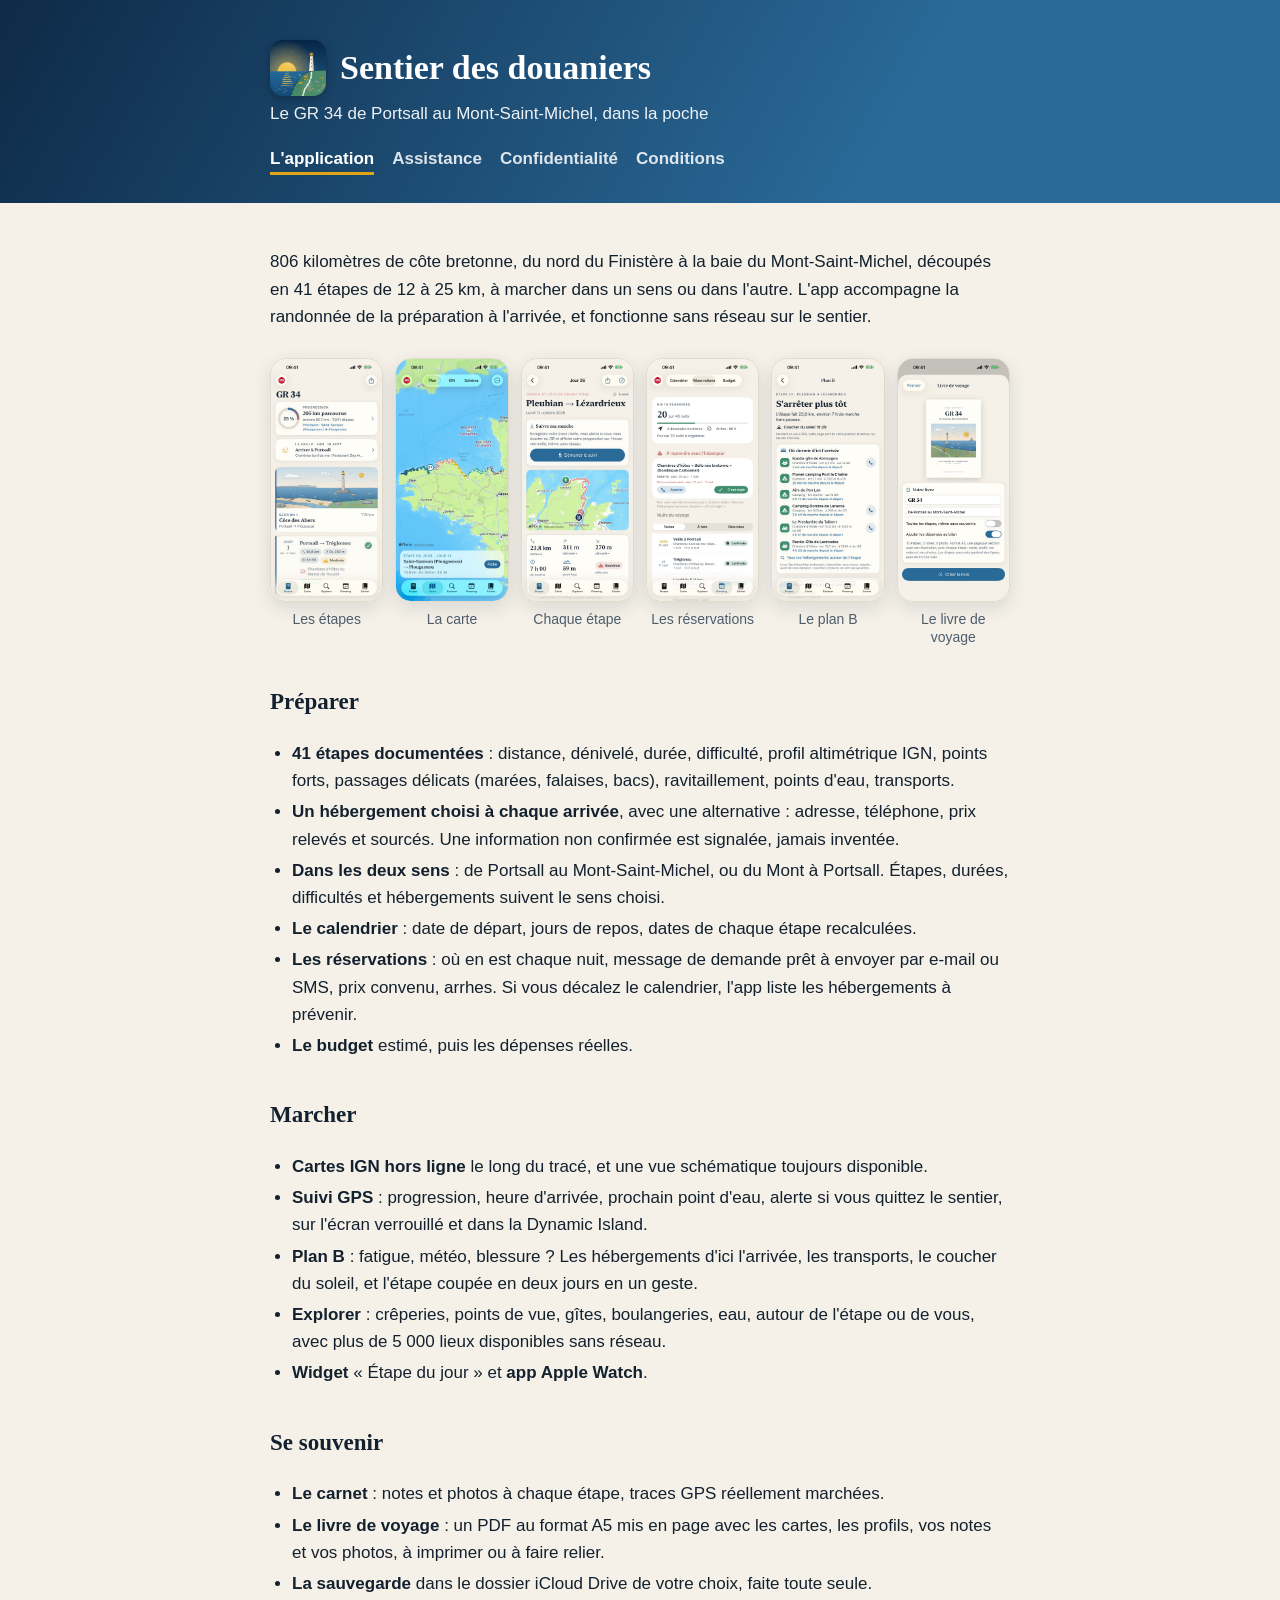
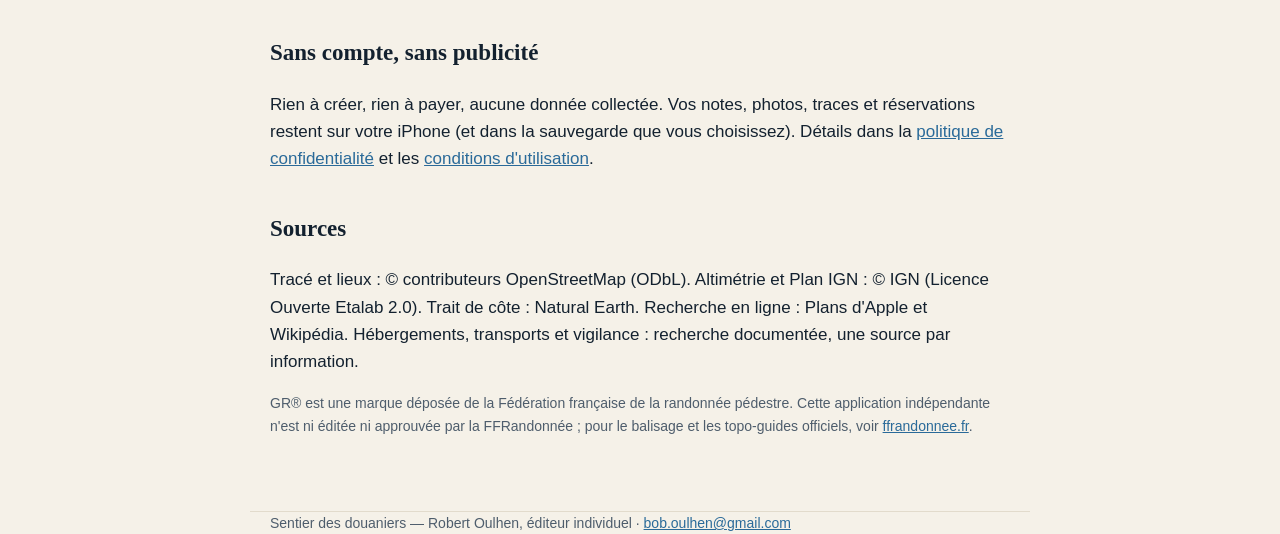
<file: index.html>
<!doctype html>
<html lang="fr">
<head>
<meta charset="utf-8">
<meta name="viewport" content="width=device-width, initial-scale=1">
<title>Sentier des douaniers — le GR 34 de Portsall au Mont-Saint-Michel</title>
<meta name="description" content="L'app iPhone pour préparer et marcher le GR 34 de Portsall au Mont-Saint-Michel : 41 étapes, cartes IGN hors ligne, suivi GPS, hébergements, réservations, plan B, carnet et livre de voyage.">
<link rel="icon" href="images/icone.png">
<link rel="apple-touch-icon" href="images/icone.png">
<link rel="stylesheet" href="style.css">
</head>
<body>
<header class="bandeau">
  <div class="dedans">
    <h1><img class="icone" src="images/icone.png" alt="" width="56" height="56">Sentier des douaniers</h1>
    <p class="accroche">Le GR 34 de Portsall au Mont-Saint-Michel, dans la poche</p>
    <nav>
      <a href="index.html" aria-current="page">L'application</a>
      <a href="assistance.html">Assistance</a>
      <a href="confidentialite.html">Confidentialité</a>
      <a href="conditions.html">Conditions</a>
    </nav>
  </div>
</header>
<main class="dedans">
  <p>806 kilomètres de côte bretonne, du nord du Finistère à la baie du Mont-Saint-Michel, découpés en
  41 étapes de 12 à 25 km, à marcher dans un sens ou dans l'autre. L'app accompagne la randonnée de la
  préparation à l'arrivée, et fonctionne sans réseau sur le sentier.</p>

  <div class="galerie">
    <figure><img src="images/01-etapes.jpg" alt="Les 41 étapes, section par section" loading="lazy"><figcaption>Les étapes</figcaption></figure>
    <figure><img src="images/02-carte.jpg" alt="Le GR 34 entier sur la carte" loading="lazy"><figcaption>La carte</figcaption></figure>
    <figure><img src="images/03-etape.jpg" alt="Fiche d'une étape" loading="lazy"><figcaption>Chaque étape</figcaption></figure>
    <figure><img src="images/04-reservations.jpg" alt="Suivi des réservations" loading="lazy"><figcaption>Les réservations</figcaption></figure>
    <figure><img src="images/05-plan-b.jpg" alt="Plan B : où dormir plus tôt" loading="lazy"><figcaption>Le plan B</figcaption></figure>
    <figure><img src="images/06-livre.jpg" alt="Le livre de voyage" loading="lazy"><figcaption>Le livre de voyage</figcaption></figure>
  </div>

  <h2>Préparer</h2>
  <ul>
    <li><strong>41 étapes documentées</strong> : distance, dénivelé, durée, difficulté, profil altimétrique IGN,
    points forts, passages délicats (marées, falaises, bacs), ravitaillement, points d'eau, transports.</li>
    <li><strong>Un hébergement choisi à chaque arrivée</strong>, avec une alternative : adresse, téléphone, prix
    relevés et sourcés. Une information non confirmée est signalée, jamais inventée.</li>
    <li><strong>Dans les deux sens</strong> : de Portsall au Mont-Saint-Michel, ou du Mont à Portsall. Étapes, durées,
    difficultés et hébergements suivent le sens choisi.</li>
    <li><strong>Le calendrier</strong> : date de départ, jours de repos, dates de chaque étape recalculées.</li>
    <li><strong>Les réservations</strong> : où en est chaque nuit, message de demande prêt à envoyer par e-mail ou
    SMS, prix convenu, arrhes. Si vous décalez le calendrier, l'app liste les hébergements à prévenir.</li>
    <li><strong>Le budget</strong> estimé, puis les dépenses réelles.</li>
  </ul>

  <h2>Marcher</h2>
  <ul>
    <li><strong>Cartes IGN hors ligne</strong> le long du tracé, et une vue schématique toujours disponible.</li>
    <li><strong>Suivi GPS</strong> : progression, heure d'arrivée, prochain point d'eau, alerte si vous quittez le
    sentier, sur l'écran verrouillé et dans la Dynamic Island.</li>
    <li><strong>Plan B</strong> : fatigue, météo, blessure ? Les hébergements d'ici l'arrivée, les transports, le coucher
    du soleil, et l'étape coupée en deux jours en un geste.</li>
    <li><strong>Explorer</strong> : crêperies, points de vue, gîtes, boulangeries, eau, autour de l'étape ou de vous,
    avec plus de 5 000 lieux disponibles sans réseau.</li>
    <li><strong>Widget</strong> « Étape du jour » et <strong>app Apple Watch</strong>.</li>
  </ul>

  <h2>Se souvenir</h2>
  <ul>
    <li><strong>Le carnet</strong> : notes et photos à chaque étape, traces GPS réellement marchées.</li>
    <li><strong>Le livre de voyage</strong> : un PDF au format A5 mis en page avec les cartes, les profils, vos notes
    et vos photos, à imprimer ou à faire relier.</li>
    <li><strong>La sauvegarde</strong> dans le dossier iCloud Drive de votre choix, faite toute seule.</li>
  </ul>

  <h2>Sans compte, sans publicité</h2>
  <p>Rien à créer, rien à payer, aucune donnée collectée. Vos notes, photos, traces et réservations restent sur
  votre iPhone (et dans la sauvegarde que vous choisissez). Détails dans la
  <a href="confidentialite.html">politique de confidentialité</a> et les
  <a href="conditions.html">conditions d'utilisation</a>.</p>

  <h2>Sources</h2>
  <p>Tracé et lieux : © contributeurs OpenStreetMap (ODbL). Altimétrie et Plan IGN : © IGN (Licence Ouverte
  Etalab 2.0). Trait de côte : Natural Earth. Recherche en ligne : Plans d'Apple et Wikipédia. Hébergements,
  transports et vigilance : recherche documentée, une source par information.</p>
  <p class="date">GR® est une marque déposée de la Fédération française de la randonnée pédestre. Cette application
  indépendante n'est ni éditée ni approuvée par la FFRandonnée ; pour le balisage et les topo-guides officiels,
  voir <a href="https://www.ffrandonnee.fr">ffrandonnee.fr</a>.</p>
</main>
<footer class="dedans">Sentier des douaniers — Robert Oulhen, éditeur individuel · <a href="mailto:bob.oulhen@gmail.com">bob.oulhen@gmail.com</a></footer>
</body>
</html>
</file>
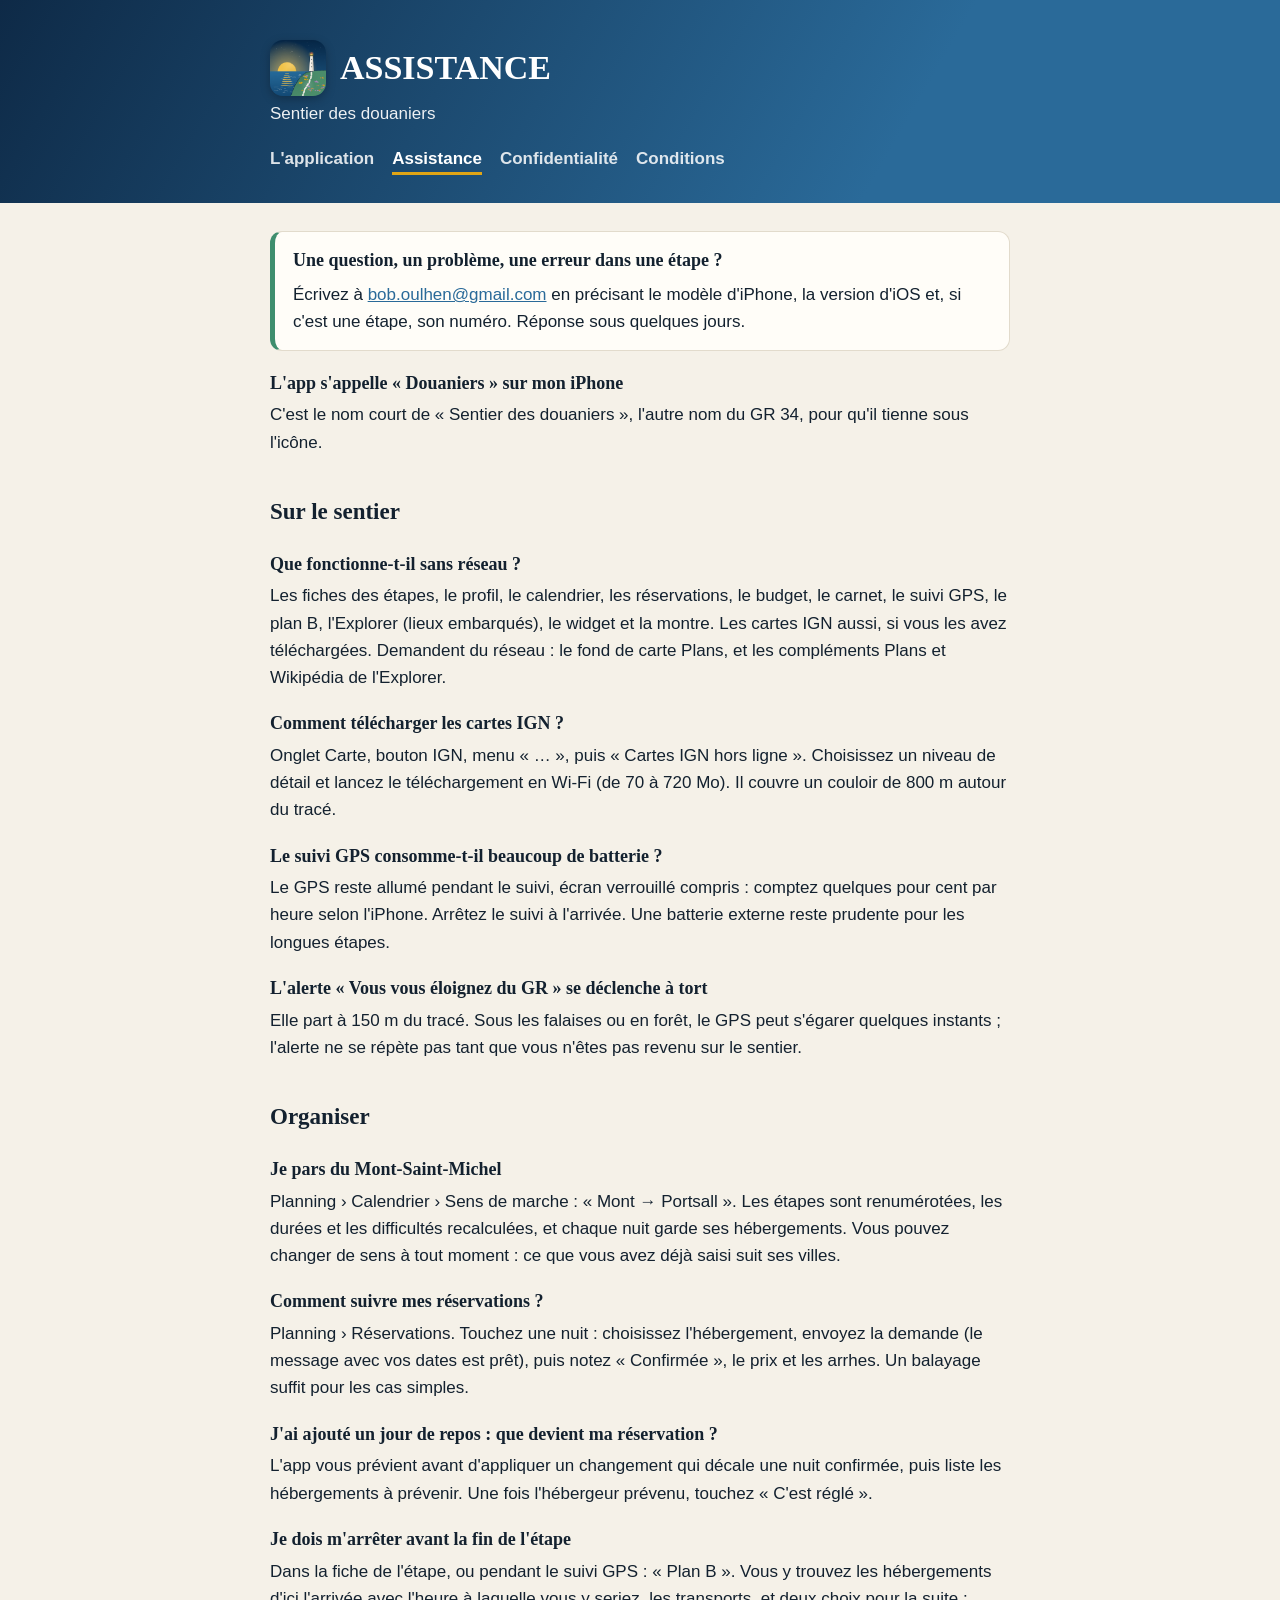
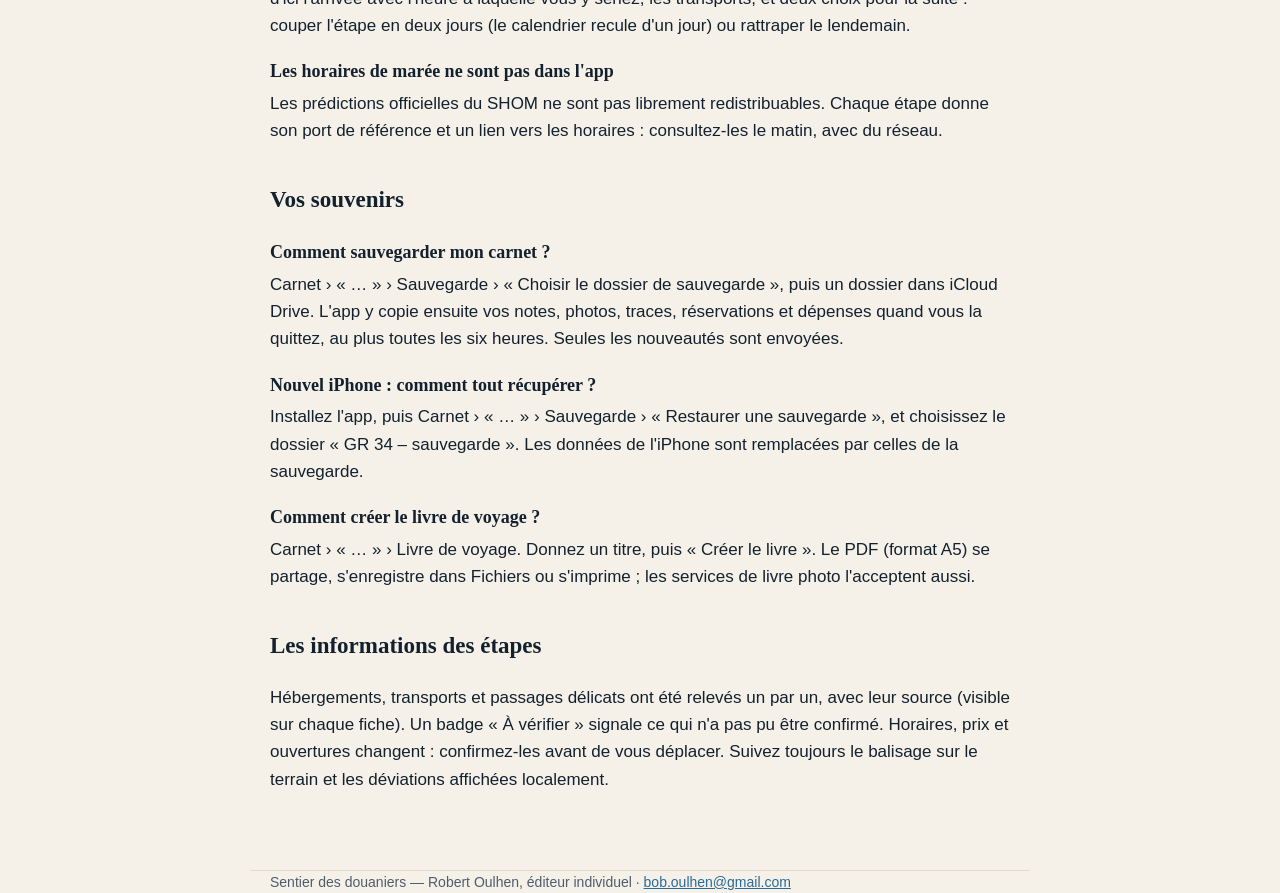
<file: assistance.html>
<!doctype html>
<html lang="fr">
<head>
<meta charset="utf-8">
<meta name="viewport" content="width=device-width, initial-scale=1">
<title>Assistance — Sentier des douaniers</title>
<meta name="description" content="Aide de l'app Sentier des douaniers : hors ligne, cartes IGN, suivi GPS, réservations, plan B, sauvegarde, livre de voyage.">
<link rel="icon" href="images/icone.png">
<link rel="apple-touch-icon" href="images/icone.png">
<link rel="stylesheet" href="style.css">
</head>
<body>
<header class="bandeau">
  <div class="dedans">
    <h1><img class="icone" src="images/icone.png" alt="" width="56" height="56">ASSISTANCE</h1>
    <p class="accroche">Sentier des douaniers</p>
    <nav>
      <a href="index.html">L'application</a>
      <a href="assistance.html" aria-current="page">Assistance</a>
      <a href="confidentialite.html">Confidentialité</a>
      <a href="conditions.html">Conditions</a>
    </nav>
  </div>
</header>
<main class="dedans">
  <div class="encadre">
    <h3>Une question, un problème, une erreur dans une étape ?</h3>
    <p>Écrivez à <a href="mailto:bob.oulhen@gmail.com">bob.oulhen@gmail.com</a> en précisant le modèle d'iPhone,
    la version d'iOS et, si c'est une étape, son numéro. Réponse sous quelques jours.</p>
  </div>

  <h3>L'app s'appelle « Douaniers » sur mon iPhone</h3>
  <p>C'est le nom court de « Sentier des douaniers », l'autre nom du GR 34, pour qu'il tienne sous l'icône.</p>

  <h2>Sur le sentier</h2>
  <h3>Que fonctionne-t-il sans réseau ?</h3>
  <p>Les fiches des étapes, le profil, le calendrier, les réservations, le budget, le carnet, le suivi GPS, le plan B,
  l'Explorer (lieux embarqués), le widget et la montre. Les cartes IGN aussi, si vous les avez téléchargées.
  Demandent du réseau : le fond de carte Plans, et les compléments Plans et Wikipédia de l'Explorer.</p>

  <h3>Comment télécharger les cartes IGN ?</h3>
  <p>Onglet Carte, bouton IGN, menu « … », puis « Cartes IGN hors ligne ». Choisissez un niveau de détail et
  lancez le téléchargement en Wi-Fi (de 70 à 720 Mo). Il couvre un couloir de 800 m autour du tracé.</p>

  <h3>Le suivi GPS consomme-t-il beaucoup de batterie ?</h3>
  <p>Le GPS reste allumé pendant le suivi, écran verrouillé compris : comptez quelques pour cent par heure selon
  l'iPhone. Arrêtez le suivi à l'arrivée. Une batterie externe reste prudente pour les longues étapes.</p>

  <h3>L'alerte « Vous vous éloignez du GR » se déclenche à tort</h3>
  <p>Elle part à 150 m du tracé. Sous les falaises ou en forêt, le GPS peut s'égarer quelques instants ; l'alerte
  ne se répète pas tant que vous n'êtes pas revenu sur le sentier.</p>

  <h2>Organiser</h2>
  <h3>Je pars du Mont-Saint-Michel</h3>
  <p>Planning › Calendrier › Sens de marche : « Mont → Portsall ». Les étapes sont renumérotées, les durées et les
  difficultés recalculées, et chaque nuit garde ses hébergements. Vous pouvez changer de sens à tout moment : ce que
  vous avez déjà saisi suit ses villes.</p>

  <h3>Comment suivre mes réservations ?</h3>
  <p>Planning › Réservations. Touchez une nuit : choisissez l'hébergement, envoyez la demande (le message avec
  vos dates est prêt), puis notez « Confirmée », le prix et les arrhes. Un balayage suffit pour les cas simples.</p>

  <h3>J'ai ajouté un jour de repos : que devient ma réservation ?</h3>
  <p>L'app vous prévient avant d'appliquer un changement qui décale une nuit confirmée, puis liste les
  hébergements à prévenir. Une fois l'hébergeur prévenu, touchez « C'est réglé ».</p>

  <h3>Je dois m'arrêter avant la fin de l'étape</h3>
  <p>Dans la fiche de l'étape, ou pendant le suivi GPS : « Plan B ». Vous y trouvez les hébergements d'ici
  l'arrivée avec l'heure à laquelle vous y seriez, les transports, et deux choix pour la suite : couper l'étape
  en deux jours (le calendrier recule d'un jour) ou rattraper le lendemain.</p>

  <h3>Les horaires de marée ne sont pas dans l'app</h3>
  <p>Les prédictions officielles du SHOM ne sont pas librement redistribuables. Chaque étape donne son port de
  référence et un lien vers les horaires : consultez-les le matin, avec du réseau.</p>

  <h2>Vos souvenirs</h2>
  <h3>Comment sauvegarder mon carnet ?</h3>
  <p>Carnet › « … » › Sauvegarde › « Choisir le dossier de sauvegarde », puis un dossier dans iCloud Drive. L'app
  y copie ensuite vos notes, photos, traces, réservations et dépenses quand vous la quittez, au plus toutes les
  six heures. Seules les nouveautés sont envoyées.</p>

  <h3>Nouvel iPhone : comment tout récupérer ?</h3>
  <p>Installez l'app, puis Carnet › « … » › Sauvegarde › « Restaurer une sauvegarde », et choisissez le dossier
  « GR 34 – sauvegarde ». Les données de l'iPhone sont remplacées par celles de la sauvegarde.</p>

  <h3>Comment créer le livre de voyage ?</h3>
  <p>Carnet › « … » › Livre de voyage. Donnez un titre, puis « Créer le livre ». Le PDF (format A5) se partage,
  s'enregistre dans Fichiers ou s'imprime ; les services de livre photo l'acceptent aussi.</p>

  <h2>Les informations des étapes</h2>
  <p>Hébergements, transports et passages délicats ont été relevés un par un, avec leur source (visible sur
  chaque fiche). Un badge « À vérifier » signale ce qui n'a pas pu être confirmé. Horaires, prix et ouvertures
  changent : confirmez-les avant de vous déplacer. Suivez toujours le balisage sur le terrain et les
  déviations affichées localement.</p>
</main>
<footer class="dedans">Sentier des douaniers — Robert Oulhen, éditeur individuel · <a href="mailto:bob.oulhen@gmail.com">bob.oulhen@gmail.com</a></footer>
</body>
</html>
</file>
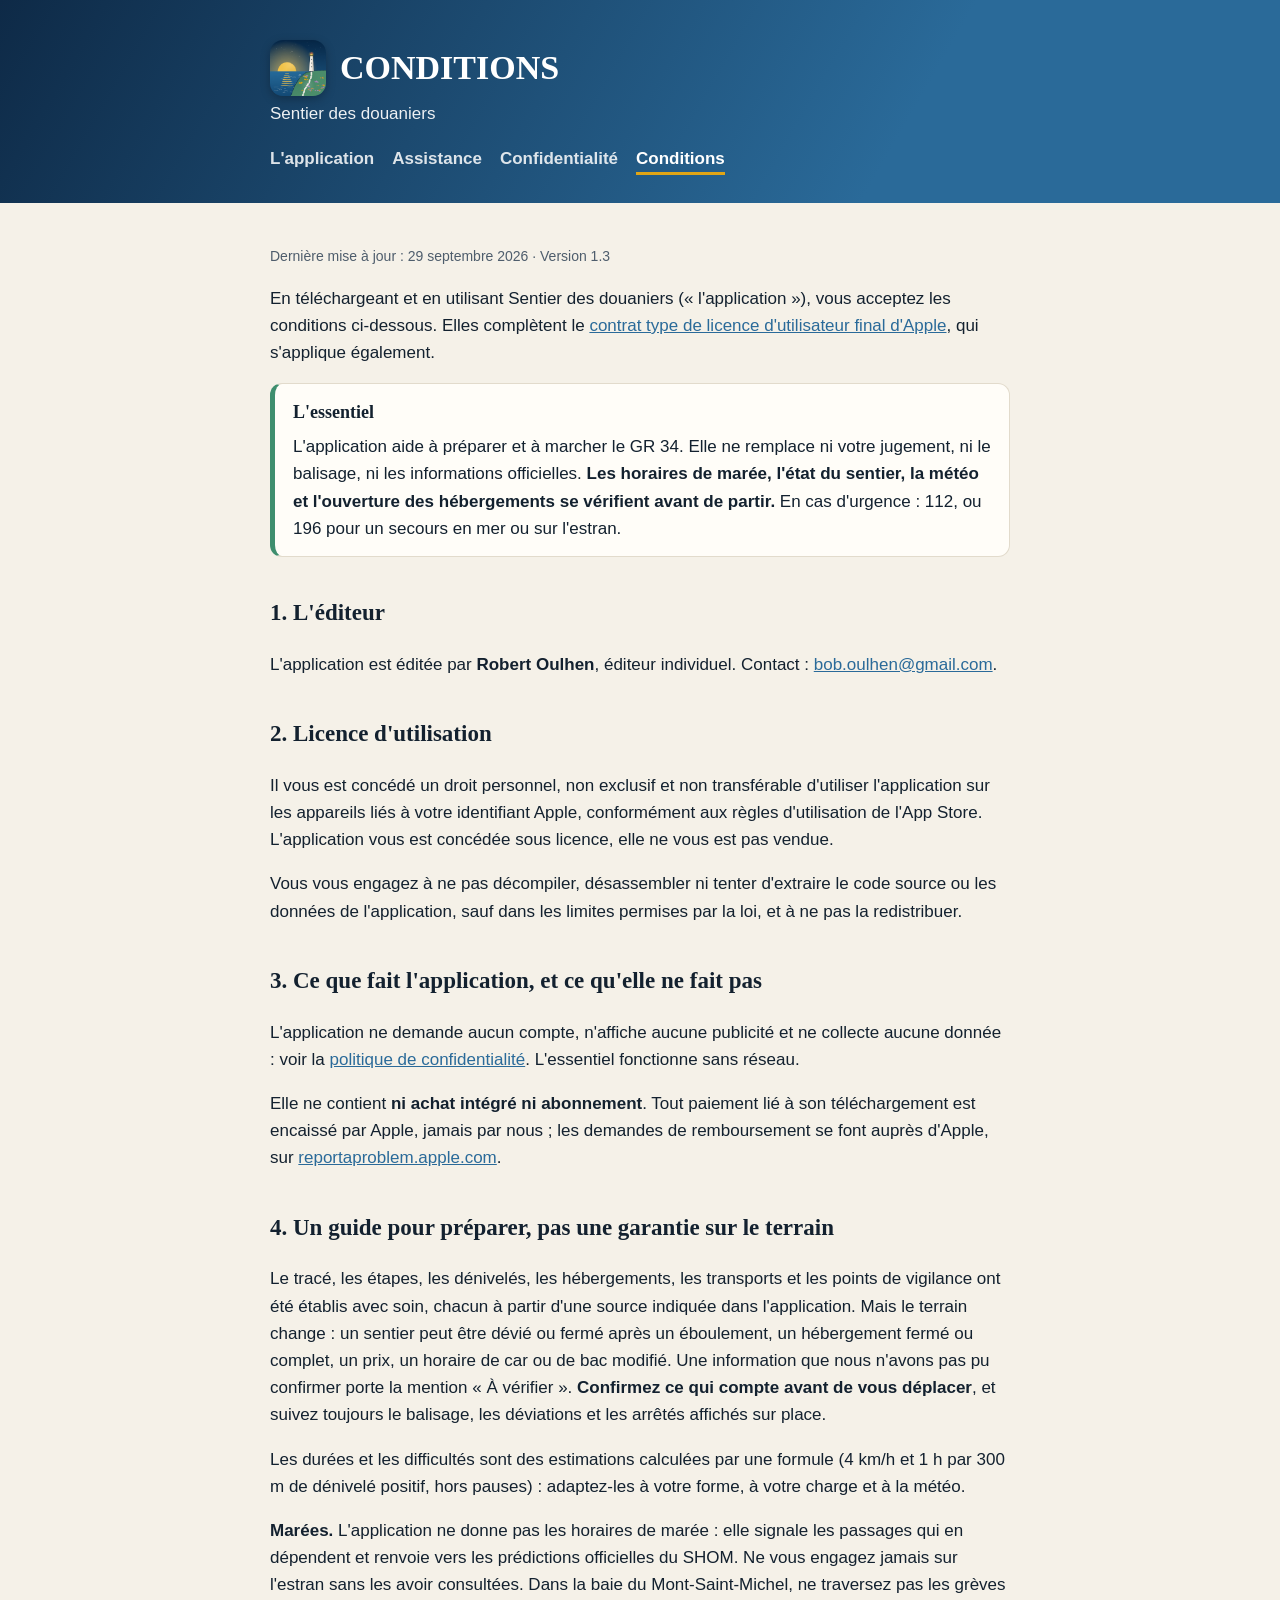
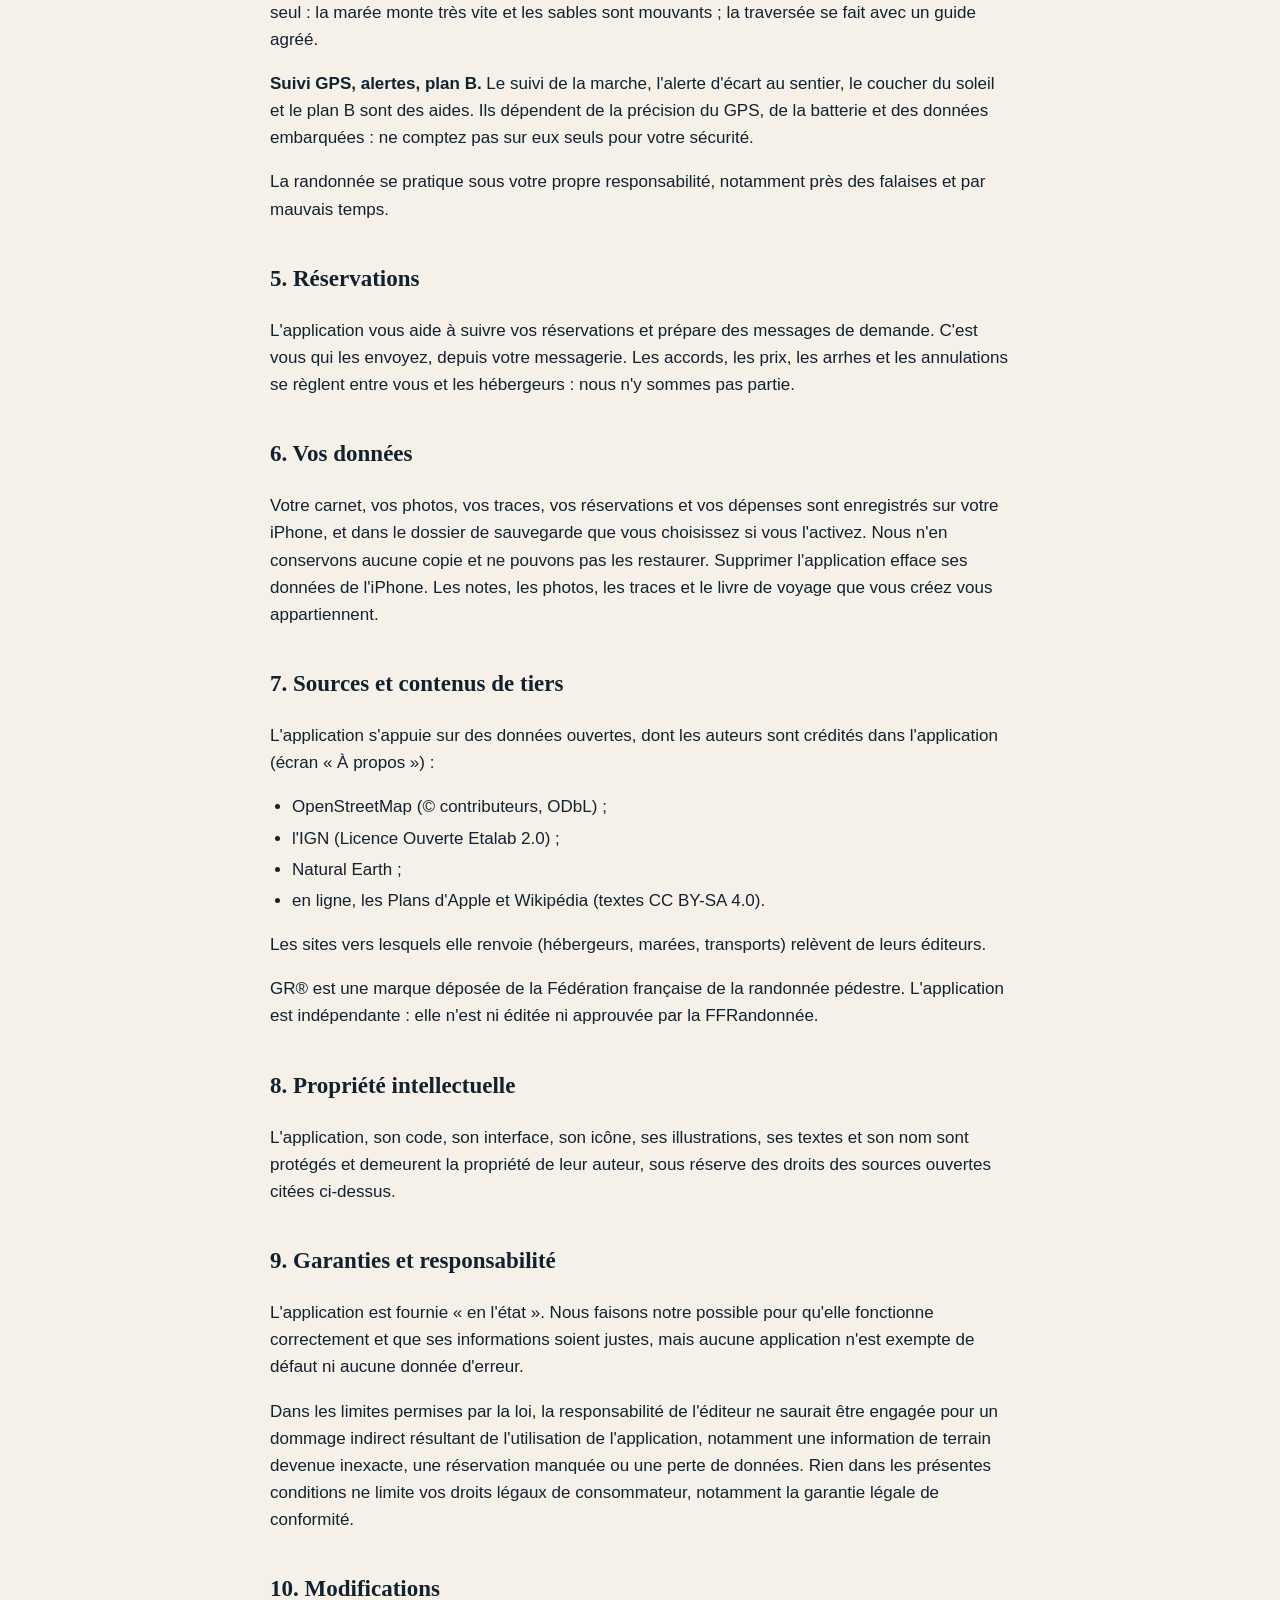
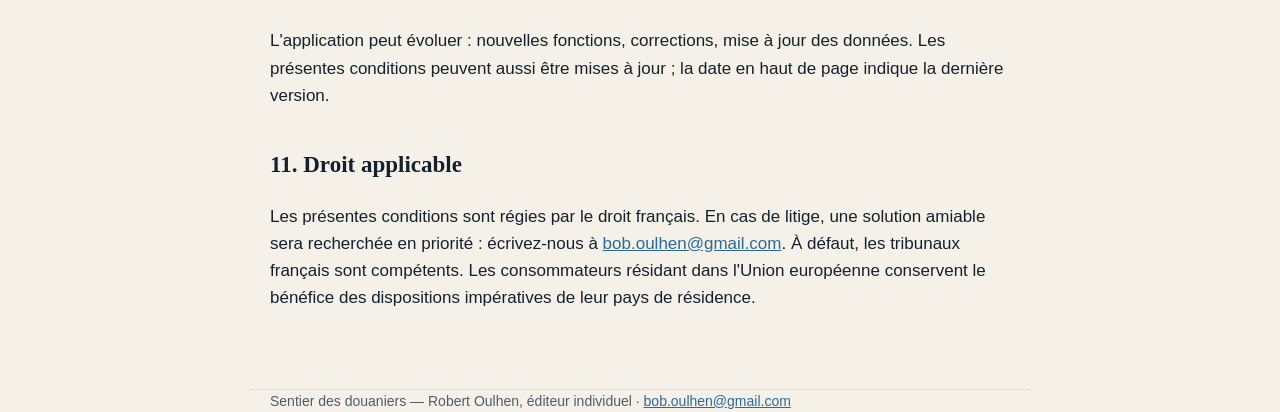
<file: conditions.html>
<!doctype html>
<html lang="fr">
<head>
<meta charset="utf-8">
<meta name="viewport" content="width=device-width, initial-scale=1">
<title>Conditions d'utilisation — Sentier des douaniers</title>
<meta name="description" content="Conditions d'utilisation de l'app Sentier des douaniers : licence, sécurité sur le sentier, données, sources, responsabilité.">
<link rel="icon" href="images/icone.png">
<link rel="apple-touch-icon" href="images/icone.png">
<link rel="stylesheet" href="style.css">
</head>
<body>
<header class="bandeau">
  <div class="dedans">
    <h1><img class="icone" src="images/icone.png" alt="" width="56" height="56">CONDITIONS</h1>
    <p class="accroche">Sentier des douaniers</p>
    <nav>
      <a href="index.html">L'application</a>
      <a href="assistance.html">Assistance</a>
      <a href="confidentialite.html">Confidentialité</a>
      <a href="conditions.html" aria-current="page">Conditions</a>
    </nav>
  </div>
</header>
<main class="dedans">
  <p class="date">Dernière mise à jour : 29 septembre 2026 · Version 1.3</p>

  <p>En téléchargeant et en utilisant Sentier des douaniers (« l'application »), vous acceptez les conditions
  ci-dessous. Elles complètent le
  <a href="https://www.apple.com/legal/internet-services/itunes/dev/stdeula/">contrat type de licence d'utilisateur
  final d'Apple</a>, qui s'applique également.</p>

  <div class="encadre">
    <h3>L'essentiel</h3>
    <p>L'application aide à préparer et à marcher le GR 34. Elle ne remplace ni votre jugement, ni le balisage, ni les
    informations officielles. <strong>Les horaires de marée, l'état du sentier, la météo et l'ouverture des hébergements
    se vérifient avant de partir.</strong> En cas d'urgence : 112, ou 196 pour un secours en mer ou sur l'estran.</p>
  </div>

  <h2>1. L'éditeur</h2>
  <p>L'application est éditée par <strong>Robert Oulhen</strong>, éditeur individuel.
  Contact : <a href="mailto:bob.oulhen@gmail.com">bob.oulhen@gmail.com</a>.</p>

  <h2>2. Licence d'utilisation</h2>
  <p>Il vous est concédé un droit personnel, non exclusif et non transférable d'utiliser l'application sur les appareils
  liés à votre identifiant Apple, conformément aux règles d'utilisation de l'App Store. L'application vous est concédée
  sous licence, elle ne vous est pas vendue.</p>
  <p>Vous vous engagez à ne pas décompiler, désassembler ni tenter d'extraire le code source ou les données de
  l'application, sauf dans les limites permises par la loi, et à ne pas la redistribuer.</p>

  <h2>3. Ce que fait l'application, et ce qu'elle ne fait pas</h2>
  <p>L'application ne demande aucun compte, n'affiche aucune publicité et ne collecte aucune donnée : voir la
  <a href="confidentialite.html">politique de confidentialité</a>. L'essentiel fonctionne sans réseau.</p>
  <p>Elle ne contient <strong>ni achat intégré ni abonnement</strong>. Tout paiement lié à son téléchargement est
  encaissé par Apple, jamais par nous ; les demandes de remboursement se font auprès d'Apple, sur
  <a href="https://reportaproblem.apple.com">reportaproblem.apple.com</a>.</p>

  <h2>4. Un guide pour préparer, pas une garantie sur le terrain</h2>
  <p>Le tracé, les étapes, les dénivelés, les hébergements, les transports et les points de vigilance ont été établis
  avec soin, chacun à partir d'une source indiquée dans l'application. Mais le terrain change : un sentier peut être
  dévié ou fermé après un éboulement, un hébergement fermé ou complet, un prix, un horaire de car ou de bac modifié.
  Une information que nous n'avons pas pu confirmer porte la mention « À vérifier ». <strong>Confirmez ce qui compte
  avant de vous déplacer</strong>, et suivez toujours le balisage, les déviations et les arrêtés affichés sur place.</p>
  <p>Les durées et les difficultés sont des estimations calculées par une formule (4 km/h et 1 h par 300 m de
  dénivelé positif, hors pauses) : adaptez-les à votre forme, à votre charge et à la météo.</p>
  <p><strong>Marées.</strong> L'application ne donne pas les horaires de marée : elle signale les passages qui en
  dépendent et renvoie vers les prédictions officielles du SHOM. Ne vous engagez jamais sur l'estran sans les avoir
  consultées. Dans la baie du Mont-Saint-Michel, ne traversez pas les grèves seul : la marée monte très vite et les sables
  sont mouvants ; la traversée se fait avec un guide agréé.</p>
  <p><strong>Suivi GPS, alertes, plan B.</strong> Le suivi de la marche, l'alerte d'écart au sentier, le coucher du soleil
  et le plan B sont des aides. Ils dépendent de la précision du GPS, de la batterie et des données embarquées : ne comptez
  pas sur eux seuls pour votre sécurité.</p>
  <p>La randonnée se pratique sous votre propre responsabilité, notamment près des falaises et par mauvais temps.</p>

  <h2>5. Réservations</h2>
  <p>L'application vous aide à suivre vos réservations et prépare des messages de demande. C'est vous qui les envoyez,
  depuis votre messagerie. Les accords, les prix, les arrhes et les annulations se règlent entre vous et les hébergeurs :
  nous n'y sommes pas partie.</p>

  <h2>6. Vos données</h2>
  <p>Votre carnet, vos photos, vos traces, vos réservations et vos dépenses sont enregistrés sur votre iPhone, et dans le
  dossier de sauvegarde que vous choisissez si vous l'activez. Nous n'en conservons aucune copie et ne pouvons pas les
  restaurer. Supprimer l'application efface ses données de l'iPhone. Les notes, les photos, les traces et le livre de
  voyage que vous créez vous appartiennent.</p>

  <h2>7. Sources et contenus de tiers</h2>
  <p>L'application s'appuie sur des données ouvertes, dont les auteurs sont crédités dans l'application (écran
  « À propos ») :</p>
  <ul>
    <li>OpenStreetMap (© contributeurs, ODbL) ;</li>
    <li>l'IGN (Licence Ouverte Etalab 2.0) ;</li>
    <li>Natural Earth ;</li>
    <li>en ligne, les Plans d'Apple et Wikipédia (textes CC BY-SA 4.0).</li>
  </ul>
  <p>Les sites vers lesquels elle renvoie (hébergeurs, marées, transports) relèvent de leurs éditeurs.</p>
  <p>GR® est une marque déposée de la Fédération française de la randonnée pédestre. L'application est indépendante :
  elle n'est ni éditée ni approuvée par la FFRandonnée.</p>

  <h2>8. Propriété intellectuelle</h2>
  <p>L'application, son code, son interface, son icône, ses illustrations, ses textes et son nom sont protégés et demeurent
  la propriété de leur auteur, sous réserve des droits des sources ouvertes citées ci-dessus.</p>

  <h2>9. Garanties et responsabilité</h2>
  <p>L'application est fournie « en l'état ». Nous faisons notre possible pour qu'elle fonctionne correctement et que ses
  informations soient justes, mais aucune application n'est exempte de défaut ni aucune donnée d'erreur.</p>
  <p>Dans les limites permises par la loi, la responsabilité de l'éditeur ne saurait être engagée pour un dommage
  indirect résultant de l'utilisation de l'application, notamment une information de terrain devenue inexacte, une
  réservation manquée ou une perte de données. Rien dans les présentes conditions ne limite vos droits légaux de
  consommateur, notamment la garantie légale de conformité.</p>

  <h2>10. Modifications</h2>
  <p>L'application peut évoluer : nouvelles fonctions, corrections, mise à jour des données. Les présentes conditions
  peuvent aussi être mises à jour ; la date en haut de page indique la dernière version.</p>

  <h2>11. Droit applicable</h2>
  <p>Les présentes conditions sont régies par le droit français. En cas de litige, une solution amiable sera recherchée
  en priorité : écrivez-nous à <a href="mailto:bob.oulhen@gmail.com">bob.oulhen@gmail.com</a>. À défaut, les tribunaux
  français sont compétents. Les consommateurs résidant dans l'Union européenne conservent le bénéfice des dispositions
  impératives de leur pays de résidence.</p>
</main>
<footer class="dedans">Sentier des douaniers — Robert Oulhen, éditeur individuel · <a href="mailto:bob.oulhen@gmail.com">bob.oulhen@gmail.com</a></footer>
</body>
</html>
</file>
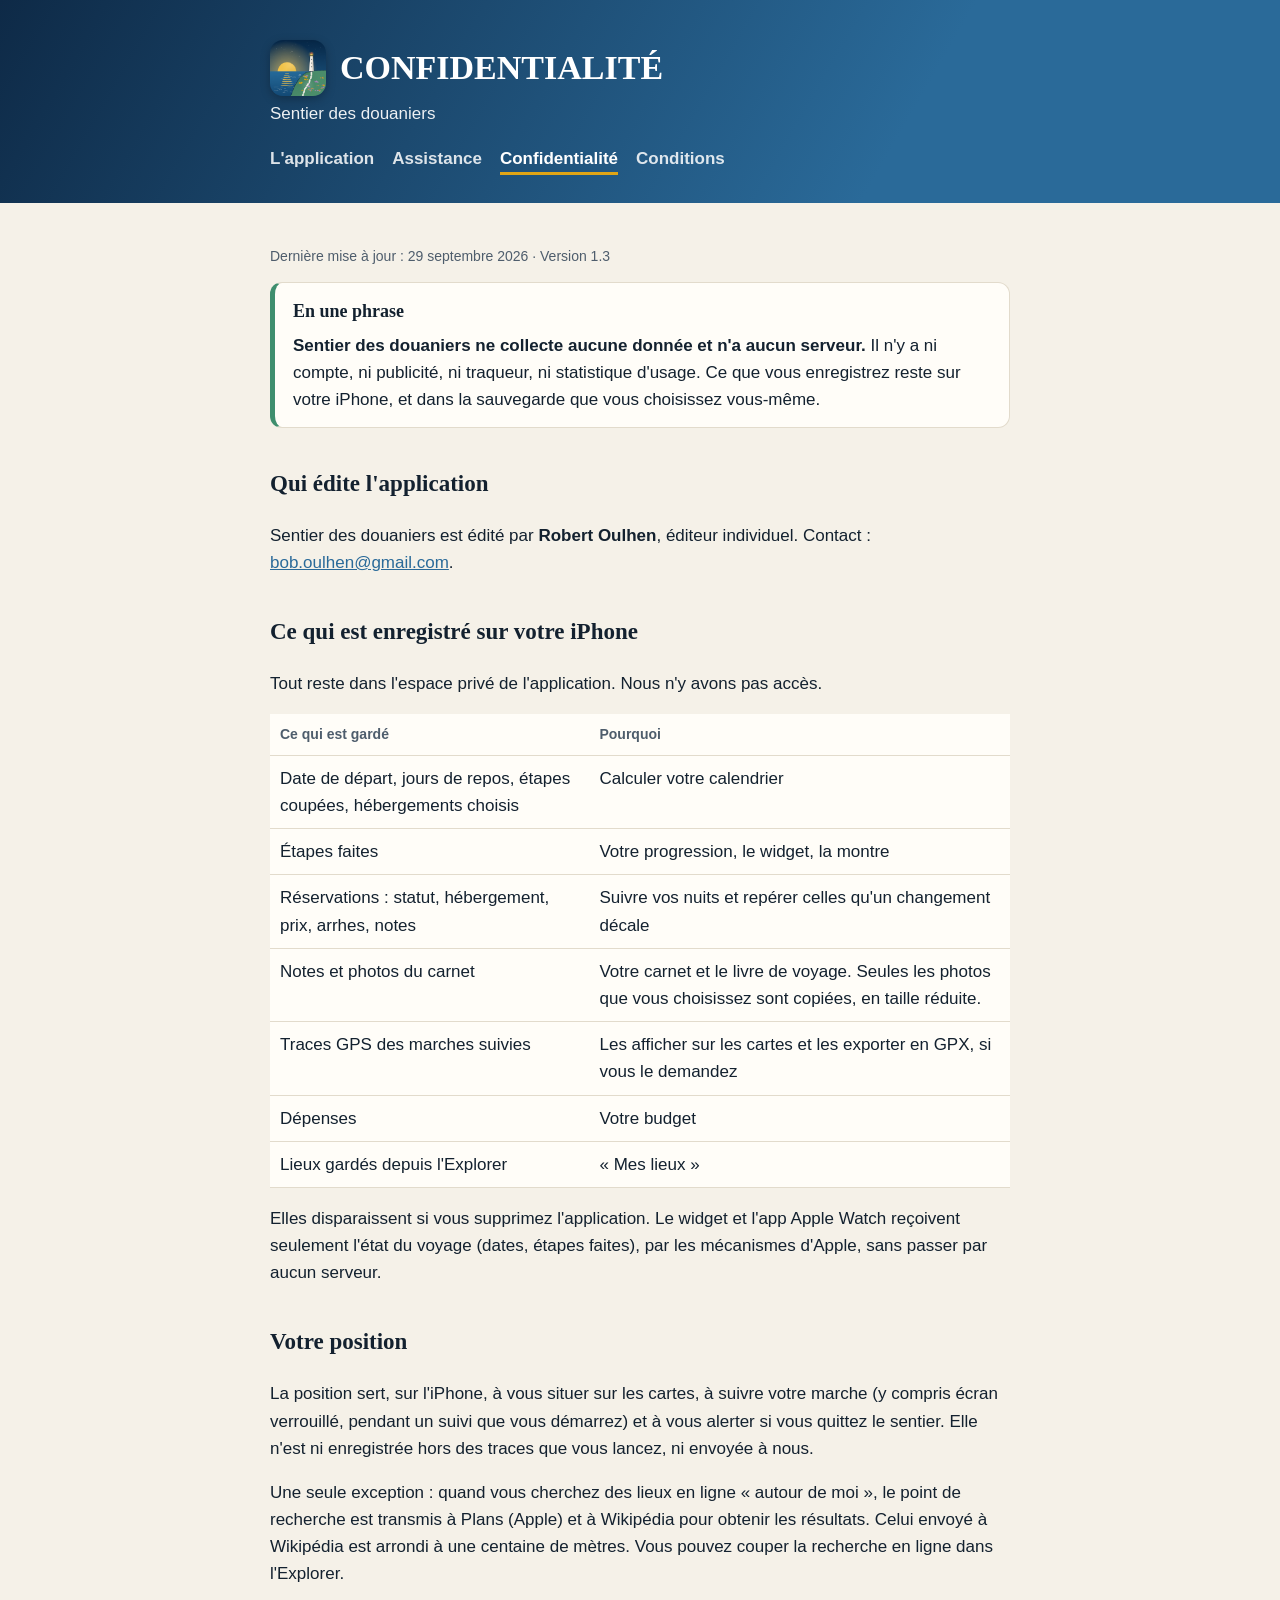
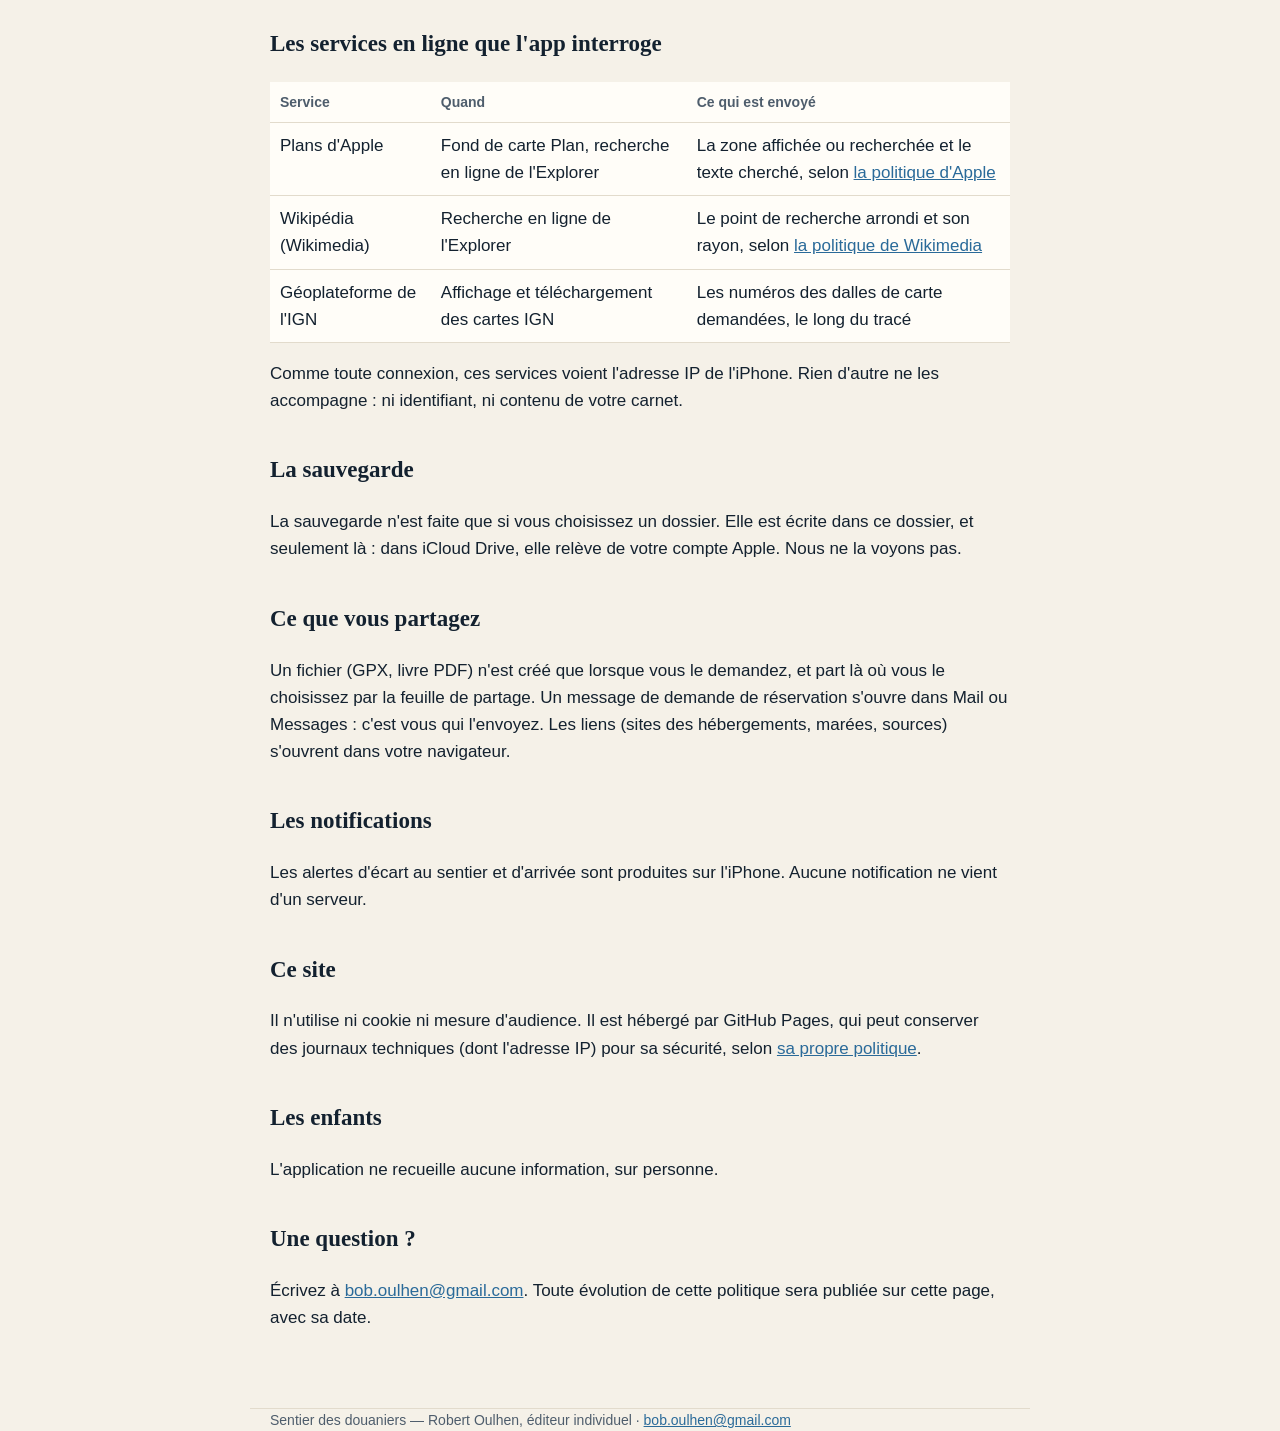
<file: confidentialite.html>
<!doctype html>
<html lang="fr">
<head>
<meta charset="utf-8">
<meta name="viewport" content="width=device-width, initial-scale=1">
<title>Confidentialité — Sentier des douaniers</title>
<meta name="description" content="Sentier des douaniers ne collecte aucune donnée : vos notes, photos, traces GPS et réservations restent sur votre iPhone. Politique de confidentialité complète.">
<link rel="icon" href="images/icone.png">
<link rel="apple-touch-icon" href="images/icone.png">
<link rel="stylesheet" href="style.css">
</head>
<body>
<header class="bandeau">
  <div class="dedans">
    <h1><img class="icone" src="images/icone.png" alt="" width="56" height="56">CONFIDENTIALITÉ</h1>
    <p class="accroche">Sentier des douaniers</p>
    <nav>
      <a href="index.html">L'application</a>
      <a href="assistance.html">Assistance</a>
      <a href="confidentialite.html" aria-current="page">Confidentialité</a>
      <a href="conditions.html">Conditions</a>
    </nav>
  </div>
</header>
<main class="dedans">
  <p class="date">Dernière mise à jour : 29 septembre 2026 · Version 1.3</p>

  <div class="encadre">
    <h3>En une phrase</h3>
    <p><strong>Sentier des douaniers ne collecte aucune donnée et n'a aucun serveur.</strong> Il n'y a ni compte, ni publicité,
    ni traqueur, ni statistique d'usage. Ce que vous enregistrez reste sur votre iPhone, et dans la sauvegarde
    que vous choisissez vous-même.</p>
  </div>

  <h2>Qui édite l'application</h2>
  <p>Sentier des douaniers est édité par <strong>Robert Oulhen</strong>, éditeur individuel.
  Contact : <a href="mailto:bob.oulhen@gmail.com">bob.oulhen@gmail.com</a>.</p>

  <h2>Ce qui est enregistré sur votre iPhone</h2>
  <p>Tout reste dans l'espace privé de l'application. Nous n'y avons pas accès.</p>
  <table>
    <tr><th>Ce qui est gardé</th><th>Pourquoi</th></tr>
    <tr><td>Date de départ, jours de repos, étapes coupées, hébergements choisis</td><td>Calculer votre calendrier</td></tr>
    <tr><td>Étapes faites</td><td>Votre progression, le widget, la montre</td></tr>
    <tr><td>Réservations : statut, hébergement, prix, arrhes, notes</td><td>Suivre vos nuits et repérer celles qu'un changement décale</td></tr>
    <tr><td>Notes et photos du carnet</td><td>Votre carnet et le livre de voyage. Seules les photos que vous choisissez sont copiées, en taille réduite.</td></tr>
    <tr><td>Traces GPS des marches suivies</td><td>Les afficher sur les cartes et les exporter en GPX, si vous le demandez</td></tr>
    <tr><td>Dépenses</td><td>Votre budget</td></tr>
    <tr><td>Lieux gardés depuis l'Explorer</td><td>« Mes lieux »</td></tr>
  </table>
  <p>Elles disparaissent si vous supprimez l'application. Le widget et l'app Apple Watch reçoivent seulement
  l'état du voyage (dates, étapes faites), par les mécanismes d'Apple, sans passer par aucun serveur.</p>

  <h2>Votre position</h2>
  <p>La position sert, sur l'iPhone, à vous situer sur les cartes, à suivre votre marche (y compris écran
  verrouillé, pendant un suivi que vous démarrez) et à vous alerter si vous quittez le sentier. Elle n'est ni
  enregistrée hors des traces que vous lancez, ni envoyée à nous.</p>
  <p>Une seule exception : quand vous cherchez des lieux en ligne « autour de moi », le point de recherche est
  transmis à Plans (Apple) et à Wikipédia pour obtenir les résultats. Celui envoyé à Wikipédia est arrondi à
  une centaine de mètres. Vous pouvez couper la recherche en ligne dans l'Explorer.</p>

  <h2>Les services en ligne que l'app interroge</h2>
  <table>
    <tr><th>Service</th><th>Quand</th><th>Ce qui est envoyé</th></tr>
    <tr><td>Plans d'Apple</td><td>Fond de carte Plan, recherche en ligne de l'Explorer</td><td>La zone affichée ou
    recherchée et le texte cherché, selon <a href="https://www.apple.com/fr/legal/privacy/">la politique d'Apple</a></td></tr>
    <tr><td>Wikipédia (Wikimedia)</td><td>Recherche en ligne de l'Explorer</td><td>Le point de recherche arrondi et son rayon,
    selon <a href="https://foundation.wikimedia.org/wiki/Policy:Privacy_policy/fr">la politique de Wikimedia</a></td></tr>
    <tr><td>Géoplateforme de l'IGN</td><td>Affichage et téléchargement des cartes IGN</td><td>Les numéros des dalles de carte
    demandées, le long du tracé</td></tr>
  </table>
  <p>Comme toute connexion, ces services voient l'adresse IP de l'iPhone. Rien d'autre ne les accompagne :
  ni identifiant, ni contenu de votre carnet.</p>

  <h2>La sauvegarde</h2>
  <p>La sauvegarde n'est faite que si vous choisissez un dossier. Elle est écrite dans ce dossier, et seulement
  là : dans iCloud Drive, elle relève de votre compte Apple. Nous ne la voyons pas.</p>

  <h2>Ce que vous partagez</h2>
  <p>Un fichier (GPX, livre PDF) n'est créé que lorsque vous le demandez, et part là où vous le choisissez par la
  feuille de partage. Un message de demande de réservation s'ouvre dans Mail ou Messages : c'est vous qui
  l'envoyez. Les liens (sites des hébergements, marées, sources) s'ouvrent dans votre navigateur.</p>

  <h2>Les notifications</h2>
  <p>Les alertes d'écart au sentier et d'arrivée sont produites sur l'iPhone. Aucune notification ne vient d'un serveur.</p>

  <h2>Ce site</h2>
  <p>Il n'utilise ni cookie ni mesure d'audience. Il est hébergé par GitHub Pages, qui peut conserver des journaux
  techniques (dont l'adresse IP) pour sa sécurité, selon
  <a href="https://docs.github.com/fr/site-policy/privacy-policies/github-general-privacy-statement">sa propre politique</a>.</p>

  <h2>Les enfants</h2>
  <p>L'application ne recueille aucune information, sur personne.</p>

  <h2>Une question ?</h2>
  <p>Écrivez à <a href="mailto:bob.oulhen@gmail.com">bob.oulhen@gmail.com</a>. Toute évolution de cette
  politique sera publiée sur cette page, avec sa date.</p>
</main>
<footer class="dedans">Sentier des douaniers — Robert Oulhen, éditeur individuel · <a href="mailto:bob.oulhen@gmail.com">bob.oulhen@gmail.com</a></footer>
</body>
</html>
</file>
<file: style.css>
:root { --encre: #13212f; --doux: #4e5d6c; --fond: #f5f1e8; --carte: #fffdf8; --trait: #e2dbcc;
        --marine: #0e2a47; --iroise: #2a6a99; --granit: #c4706a; --ajonc: #e0a516; --lande: #3e8e6e; --lien: #2a6a99; }
@media (prefers-color-scheme: dark) {
  :root { --encre: #eee9df; --doux: #a7b3bf; --fond: #0b1420; --carte: #142033; --trait: #25354a; --lien: #7db6e3; }
}
* { box-sizing: border-box; }
body { margin: 0; background: var(--fond); color: var(--encre);
       font: 17px/1.6 -apple-system, BlinkMacSystemFont, "Segoe UI", sans-serif; }
h1, h2, h3, .serif { font-family: "New York", ui-serif, Georgia, "Times New Roman", serif; }
.bandeau { background: linear-gradient(120deg, var(--marine), var(--iroise) 70%); color: #fff; padding: 40px 0 28px; }
.dedans { max-width: 780px; margin: 0 auto; padding: 0 20px; }
h1 { margin: 0; font-size: 34px; display: flex; align-items: center; gap: 14px; }
.icone { width: 56px; height: 56px; border-radius: 13px; box-shadow: 0 3px 10px rgba(0,0,0,.25); flex: none; }
.accroche { margin: 4px 0 18px; opacity: .92; }
nav { display: flex; gap: 18px; flex-wrap: wrap; }
nav a { color: #fff; text-decoration: none; font-weight: 600; opacity: .85; }
nav a[aria-current="page"] { opacity: 1; border-bottom: 3px solid var(--ajonc); }
main.dedans { padding-top: 28px; padding-bottom: 60px; }
h2 { margin-top: 38px; font-size: 23px; }
h3 { margin-bottom: 4px; font-size: 18px; }
h3 + p { margin-top: 0; }
a { color: var(--lien); }
.date { color: var(--doux); font-size: 14px; }
.encadre { background: var(--carte); border: 1px solid var(--trait); border-left: 5px solid var(--lande);
           border-radius: 12px; padding: 14px 18px; }
.encadre h3 { margin: 0 0 6px; }
.encadre p { margin: 0; }
.encadre p + p { margin-top: 8px; }
ul { padding-left: 22px; }
li { margin: 4px 0; }
table { width: 100%; border-collapse: collapse; margin: 12px 0; background: var(--carte); }
th, td { text-align: left; padding: 9px 10px; border-bottom: 1px solid var(--trait); vertical-align: top; }
th { font-size: 14px; color: var(--doux); }
footer { color: var(--doux); font-size: 14px; border-top: 1px solid var(--trait); padding: 18px 20px 40px; }
.galerie { display: grid; grid-template-columns: repeat(6, 1fr); gap: 12px; margin: 28px 0 8px; }
.galerie figure { margin: 0; text-align: center; }
.galerie img { width: 100%; height: auto; display: block; border-radius: 16px; border: 1px solid var(--trait);
               box-shadow: 0 6px 18px rgba(14,42,71,.12); }
figcaption { margin-top: 8px; font-size: 14px; color: var(--doux); line-height: 1.3; }
@media (max-width: 700px) {
  .galerie { grid-template-columns: repeat(3, 1fr); }
  h1 { font-size: 28px; }
  .icone { width: 46px; height: 46px; border-radius: 11px; }
}
</file>
